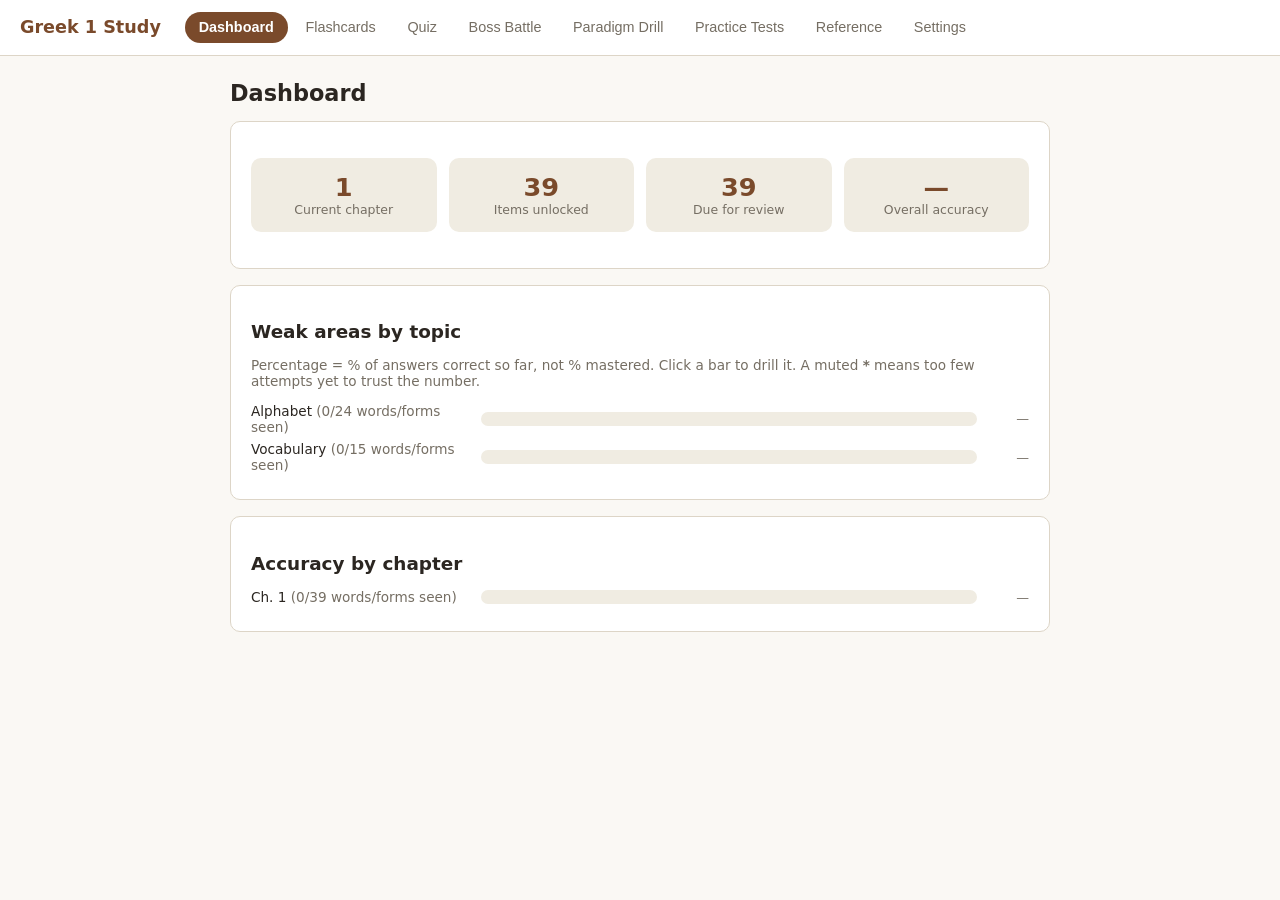
<file: index.html>
<!doctype html>
<html lang="en">
<head>
<meta charset="utf-8" />
<meta name="viewport" content="width=device-width, initial-scale=1" />
<title>Greek 1 Study</title>
<link rel="stylesheet" href="style.css?v=27" />
</head>
<body>

<header class="topbar">
  <div class="brand">Greek 1 Study</div>
  <nav class="tabs" id="tabs">
    <button data-view="dashboard" class="tab active">Dashboard</button>
    <button data-view="flashcards" class="tab">Flashcards</button>
    <button data-view="quiz" class="tab">Quiz</button>
    <button data-view="boss" class="tab">Boss Battle</button>
    <button data-view="drill" class="tab">Paradigm Drill</button>
    <button data-view="tests" class="tab">Practice Tests</button>
    <button data-view="reference" class="tab">Reference</button>
    <button data-view="settings" class="tab">Settings</button>
  </nav>
</header>

<main id="app">
  <p class="loading">Loading content&hellip;</p>
</main>

<template id="tpl-greek-keyboard">
  <div class="greek-kbd"></div>
</template>

<script src="js/content.js?v=27"></script>
<script src="js/srs.js?v=27"></script>
<script src="js/keyboard.js?v=27"></script>
<script src="js/matchgame.js?v=27"></script>
<script src="js/dashboard.js?v=27"></script>
<script src="js/flashcards.js?v=27"></script>
<script src="js/quiz.js?v=27"></script>
<script src="js/boss.js?v=27"></script>
<script src="js/drill.js?v=27"></script>
<script src="js/practicetests.js?v=27"></script>
<script src="js/reference.js?v=27"></script>
<script src="js/settings.js?v=27"></script>
<script src="js/app.js?v=27"></script>
</body>
</html>
</file>
<file: style.css>
:root {
  --bg: #faf8f4;
  --bg-alt: #f0ece2;
  --card: #ffffff;
  --text: #2b2621;
  --text-dim: #756e63;
  --border: #ddd5c7;
  --accent: #7a4a2b;
  --accent-dim: #a9754f;
  --good: #3f7d4f;
  --bad: #b3452f;
  --warn: #c8952c;
  --radius: 10px;
  --greek-font: "Gentium Plus", "Cardo", "Noto Serif", "Palatino Linotype", "Times New Roman", serif;
}

@media (prefers-color-scheme: dark) {
  :root:not([data-theme="light"]) {
    --bg: #1c1a17;
    --bg-alt: #262320;
    --card: #2a2622;
    --text: #ece6db;
    --text-dim: #a99f8f;
    --border: #423c34;
    --accent: #d9a066;
    --accent-dim: #b17f4d;
    --good: #6fbf80;
    --bad: #e07a63;
    --warn: #e0b95a;
  }
}

:root[data-theme="dark"] {
  --bg: #1c1a17;
  --bg-alt: #262320;
  --card: #2a2622;
  --text: #ece6db;
  --text-dim: #a99f8f;
  --border: #423c34;
  --accent: #d9a066;
  --accent-dim: #b17f4d;
  --good: #6fbf80;
  --bad: #e07a63;
  --warn: #e0b95a;
}

* { box-sizing: border-box; }

/* Without this, mobile browsers delay (sometimes effectively swallow)
   the first tap on an element while they check whether it's the start
   of a double-tap-to-zoom gesture — every clickable thing in the app
   needs it, not just the drag/match pieces. */
button, .chip, td.drop-target, .mcq-option {
  touch-action: manipulation;
}

body {
  margin: 0;
  font-family: system-ui, -apple-system, "Segoe UI", sans-serif;
  background: var(--bg);
  color: var(--text);
  min-height: 100vh;
}

.greek { font-family: var(--greek-font); }

.topbar {
  display: flex;
  align-items: center;
  gap: 1.5rem;
  padding: 0.75rem 1.25rem;
  background: var(--card);
  border-bottom: 1px solid var(--border);
  position: sticky;
  top: env(safe-area-inset-top, 0px);
  z-index: 10;
  flex-wrap: wrap;
}

.brand {
  font-weight: 700;
  font-size: 1.1rem;
  color: var(--accent);
  white-space: nowrap;
}

.tabs { display: flex; gap: 0.25rem; flex-wrap: wrap; }

.tab {
  background: none;
  border: 1px solid transparent;
  color: var(--text-dim);
  padding: 0.4rem 0.8rem;
  border-radius: 999px;
  cursor: pointer;
  font-size: 0.9rem;
}

.tab:hover { background: var(--bg-alt); }

.tab.active {
  background: var(--accent);
  color: white;
  font-weight: 600;
}

main#app {
  max-width: 860px;
  margin: 0 auto;
  padding: 1.5rem 1.25rem 4rem;
}

.loading { text-align: center; color: var(--text-dim); padding: 3rem 0; }

h1, h2, h3 { color: var(--text); }
h1 { font-size: 1.4rem; margin-top: 0; }
h2 { font-size: 1.15rem; }

.card {
  background: var(--card);
  border: 1px solid var(--border);
  border-radius: var(--radius);
  padding: 1.25rem;
  margin-bottom: 1rem;
}

.btn {
  background: var(--accent);
  color: white;
  border: none;
  padding: 0.55rem 1.1rem;
  border-radius: 8px;
  cursor: pointer;
  font-size: 0.95rem;
  font-weight: 600;
}
.btn:hover { background: var(--accent-dim); }
.btn.secondary {
  background: transparent;
  color: var(--accent);
  border: 1px solid var(--accent);
}
.btn.secondary:hover { background: var(--bg-alt); }
.btn:disabled { opacity: 0.5; cursor: not-allowed; }

.row { display: flex; gap: 0.6rem; flex-wrap: wrap; align-items: center; }
.row.between { justify-content: space-between; }

.pill {
  display: inline-block;
  padding: 0.15rem 0.6rem;
  border-radius: 999px;
  background: var(--bg-alt);
  color: var(--text-dim);
  font-size: 0.78rem;
}

.stat-grid {
  display: grid;
  grid-template-columns: repeat(auto-fit, minmax(120px, 1fr));
  gap: 0.75rem;
  margin: 1rem 0;
}
.stat-tile {
  background: var(--bg-alt);
  border-radius: var(--radius);
  padding: 0.9rem;
  text-align: center;
}
.stat-tile .num { font-size: 1.6rem; font-weight: 700; color: var(--accent); }
.stat-tile .label { font-size: 0.78rem; color: var(--text-dim); }

.bar-row { display: flex; align-items: center; gap: 0.6rem; margin: 0.4rem 0; }
.bar-label { width: 220px; font-size: 0.85rem; flex-shrink: 0; }
.bar-track {
  flex: 1;
  height: 14px;
  background: var(--bg-alt);
  border-radius: 7px;
  overflow: hidden;
}
.bar-fill { height: 100%; border-radius: 7px; }
.bar-pct { width: 42px; font-size: 0.8rem; text-align: right; color: var(--text-dim); }

input[type="text"], input[type="number"] {
  font-size: 1rem;
  padding: 0.5rem 0.6rem;
  border-radius: 8px;
  border: 1px solid var(--border);
  background: var(--bg);
  color: var(--text);
  font-family: var(--greek-font);
}

input[type="range"] { width: 100%; }

table.paradigm {
  display: block;
  overflow-x: auto;
  -webkit-overflow-scrolling: touch;
  border-collapse: collapse;
  width: 100%;
  max-width: 100%;
  margin: 0.75rem 0;
  font-size: 0.95rem;
}
table.paradigm tbody, table.paradigm thead {
  display: table;
  width: 100%;
}
table.paradigm th, table.paradigm td {
  border: 1px solid var(--border);
  padding: 0.35rem 0.5rem;
  text-align: center;
}
table.paradigm th { background: var(--bg-alt); font-size: 0.78rem; }
table.paradigm td.label { font-weight: 600; background: var(--bg-alt); }
table.paradigm .greek { font-size: 1.05rem; }
table.paradigm input.blank {
  width: 100%;
  min-width: 60px;
  text-align: center;
  border: 1px solid var(--border);
  border-radius: 6px;
  padding: 0.2rem;
}
table.paradigm input.blank.correct { border-color: var(--good); background: color-mix(in srgb, var(--good) 15%, var(--card)); }
table.paradigm input.blank.incorrect { border-color: var(--bad); background: color-mix(in srgb, var(--bad) 15%, var(--card)); }

.flash-front, .flash-back {
  text-align: center;
  padding: 2rem 1rem;
}
.flash-front .greek, .flash-back .greek { font-size: 2.2rem; }
.flash-meta { color: var(--text-dim); font-size: 0.85rem; margin-top: 0.5rem; }

.grade-row { display: flex; gap: 0.5rem; justify-content: center; margin-top: 1rem; flex-wrap: wrap; }
.grade-btn {
  flex: 1;
  min-width: 80px;
  padding: 0.6rem;
  border-radius: 8px;
  border: none;
  cursor: pointer;
  color: white;
  font-weight: 600;
}
.grade-btn.again { background: var(--bad); }
.grade-btn.hard { background: var(--warn); }
.grade-btn.good { background: var(--good); }
.grade-btn.easy { background: var(--accent); }

.mcq-options { display: grid; gap: 0.5rem; margin-top: 1rem; }
.mcq-option {
  text-align: left;
  padding: 0.7rem 1rem;
  border-radius: 8px;
  border: 1px solid var(--border);
  background: var(--card);
  color: var(--text);
  cursor: pointer;
  font-size: 1rem;
}
.mcq-option:hover { background: var(--bg-alt); }
.mcq-option.correct { border-color: var(--good); background: color-mix(in srgb, var(--good) 18%, var(--card)); }
.mcq-option.incorrect { border-color: var(--bad); background: color-mix(in srgb, var(--bad) 18%, var(--card)); }

.greek-kbd {
  display: flex;
  flex-wrap: wrap;
  gap: 0.3rem;
  margin: 0.6rem 0;
  padding: 0.6rem;
  background: var(--bg-alt);
  border-radius: 8px;
}
.greek-kbd button {
  font-family: var(--greek-font);
  font-size: 1rem;
  padding: 0.35rem 0.5rem;
  border-radius: 6px;
  border: 1px solid var(--border);
  background: var(--card);
  color: var(--text);
  cursor: pointer;
  min-width: 2.1rem;
}
.greek-kbd button:hover { background: var(--accent); color: white; }
.greek-kbd .kbd-group-label { width: 100%; font-size: 0.72rem; color: var(--text-dim); margin-top: 0.3rem; }

.feedback {
  margin-top: 0.75rem;
  padding: 0.6rem 0.9rem;
  border-radius: 8px;
  font-size: 0.95rem;
}
.feedback.correct { background: color-mix(in srgb, var(--good) 20%, var(--card)); color: var(--good); }
.feedback.incorrect { background: color-mix(in srgb, var(--bad) 20%, var(--card)); color: var(--bad); }

.chapter-list { display: flex; flex-direction: column; gap: 0.4rem; margin-top: 0.5rem; }
.chapter-item {
  display: flex;
  justify-content: space-between;
  padding: 0.5rem 0.75rem;
  border-radius: 8px;
  background: var(--bg-alt);
}
.chapter-item.locked { opacity: 0.45; }

.reference-text {
  white-space: pre-wrap;
  font-family: var(--greek-font);
  font-size: 0.95rem;
  line-height: 1.5;
  background: var(--bg-alt);
  border-radius: 8px;
  padding: 1rem;
  max-height: 480px;
  overflow-y: auto;
}

td.drop-target {
  min-width: 70px;
  height: 2.4rem;
  border: 2px dashed var(--border);
  border-radius: 6px;
  text-align: center;
  vertical-align: middle;
}
td.drop-target.hover { border-color: var(--accent); background: color-mix(in srgb, var(--accent) 12%, var(--card)); }
td.drop-target.filled { border-style: solid; border-color: var(--good); background: color-mix(in srgb, var(--good) 12%, var(--card)); }
td.drop-target .placed-chip { font-family: var(--greek-font); font-size: 1.05rem; }

.chip-bank {
  display: flex;
  flex-wrap: wrap;
  gap: 0.5rem;
  padding: 0.75rem;
  background: var(--bg-alt);
  border-radius: var(--radius);
  min-height: 3rem;
  margin: 0.75rem 0;
}
.chip {
  font-family: var(--greek-font);
  font-size: 1.05rem;
  padding: 0.4rem 0.8rem;
  border-radius: 8px;
  background: var(--card);
  border: 1px solid var(--border);
  cursor: grab;
  user-select: none;
}
.chip:active { cursor: grabbing; }

/* iOS Safari decides whether a non-native element (a div/td with only a
   JS click listener, no real <button>/<a>) is "clickable" partly from its
   cursor style. Without cursor:pointer, the first tap just simulates
   hover/focus and a second tap is needed to actually fire the click —
   which is exactly the "tap twice" symptom on the match games. Scoped to
   coarse-pointer (touchscreen) so desktop keeps the grab/pointer cursors
   that make sense for a mouse. */
@media (pointer: coarse) {
  .chip, td.drop-target {
    cursor: pointer;
  }
}
.chip.dragging { opacity: 0.4; }
.chip.selected { border-color: var(--accent); background: color-mix(in srgb, var(--accent) 20%, var(--card)); box-shadow: 0 0 0 2px color-mix(in srgb, var(--accent) 40%, transparent); }
.chip.wrong-shake { animation: shake 0.3s; border-color: var(--bad); }
@keyframes shake {
  25% { transform: translateX(-4px); }
  75% { transform: translateX(4px); }
}

textarea.import-box {
  width: 100%;
  min-height: 100px;
  font-family: monospace;
  font-size: 0.8rem;
}


/* ---- Boss Battle ---- */
.boss-grid {
  display: grid;
  grid-template-columns: repeat(auto-fill, minmax(150px, 1fr));
  gap: 0.75rem;
}
.boss-card {
  display: flex;
  flex-direction: column;
  align-items: center;
  gap: 0.35rem;
  text-align: center;
  padding: 0.9rem 0.6rem;
  background: var(--card);
  border: 1px solid var(--border);
  border-radius: var(--radius);
}
.boss-card.locked { opacity: 0.5; }
.boss-card-emoji { font-size: 2.2rem; line-height: 1.1; }
.boss-card-title { font-size: 0.82rem; color: var(--text-dim); min-height: 2.4em; }
.boss-stars { color: var(--warn); letter-spacing: 0.1em; }
.boss-stars.big { font-size: 1.8rem; }

.boss-emoji {
  font-size: 4.5rem;
  line-height: 1.15;
  text-align: center;
  margin-top: 0.5rem;
  user-select: none;
}
.boss-emoji.hit { animation: bossShake 0.35s; }
.boss-emoji.dead { opacity: 0.35; transform: rotate(90deg); }
@keyframes bossShake {
  0% { transform: translateX(0); }
  25% { transform: translateX(-9px) rotate(-4deg); }
  50% { transform: translateX(9px) rotate(4deg); }
  75% { transform: translateX(-5px); }
  100% { transform: translateX(0); }
}
.boss-name { text-align: center; font-weight: 600; margin-bottom: 0.5rem; }

.hp-track {
  height: 16px;
  border-radius: 8px;
  background: var(--bg-alt);
  border: 1px solid var(--border);
  overflow: hidden;
}
.hp-fill {
  height: 100%;
  background: var(--bad);
  transition: width 0.35s;
}
.hearts { font-size: 1.3rem; letter-spacing: 0.1em; }

.boss-missed { display: flex; flex-direction: column; gap: 0.4rem; }
.boss-missed-row {
  padding: 0.5rem 0.75rem;
  background: var(--bg-alt);
  border-radius: 8px;
}

@media (prefers-reduced-motion: reduce) {
  .boss-emoji.hit { animation: none; }
  .hp-fill { transition: none; }
}
</file>
